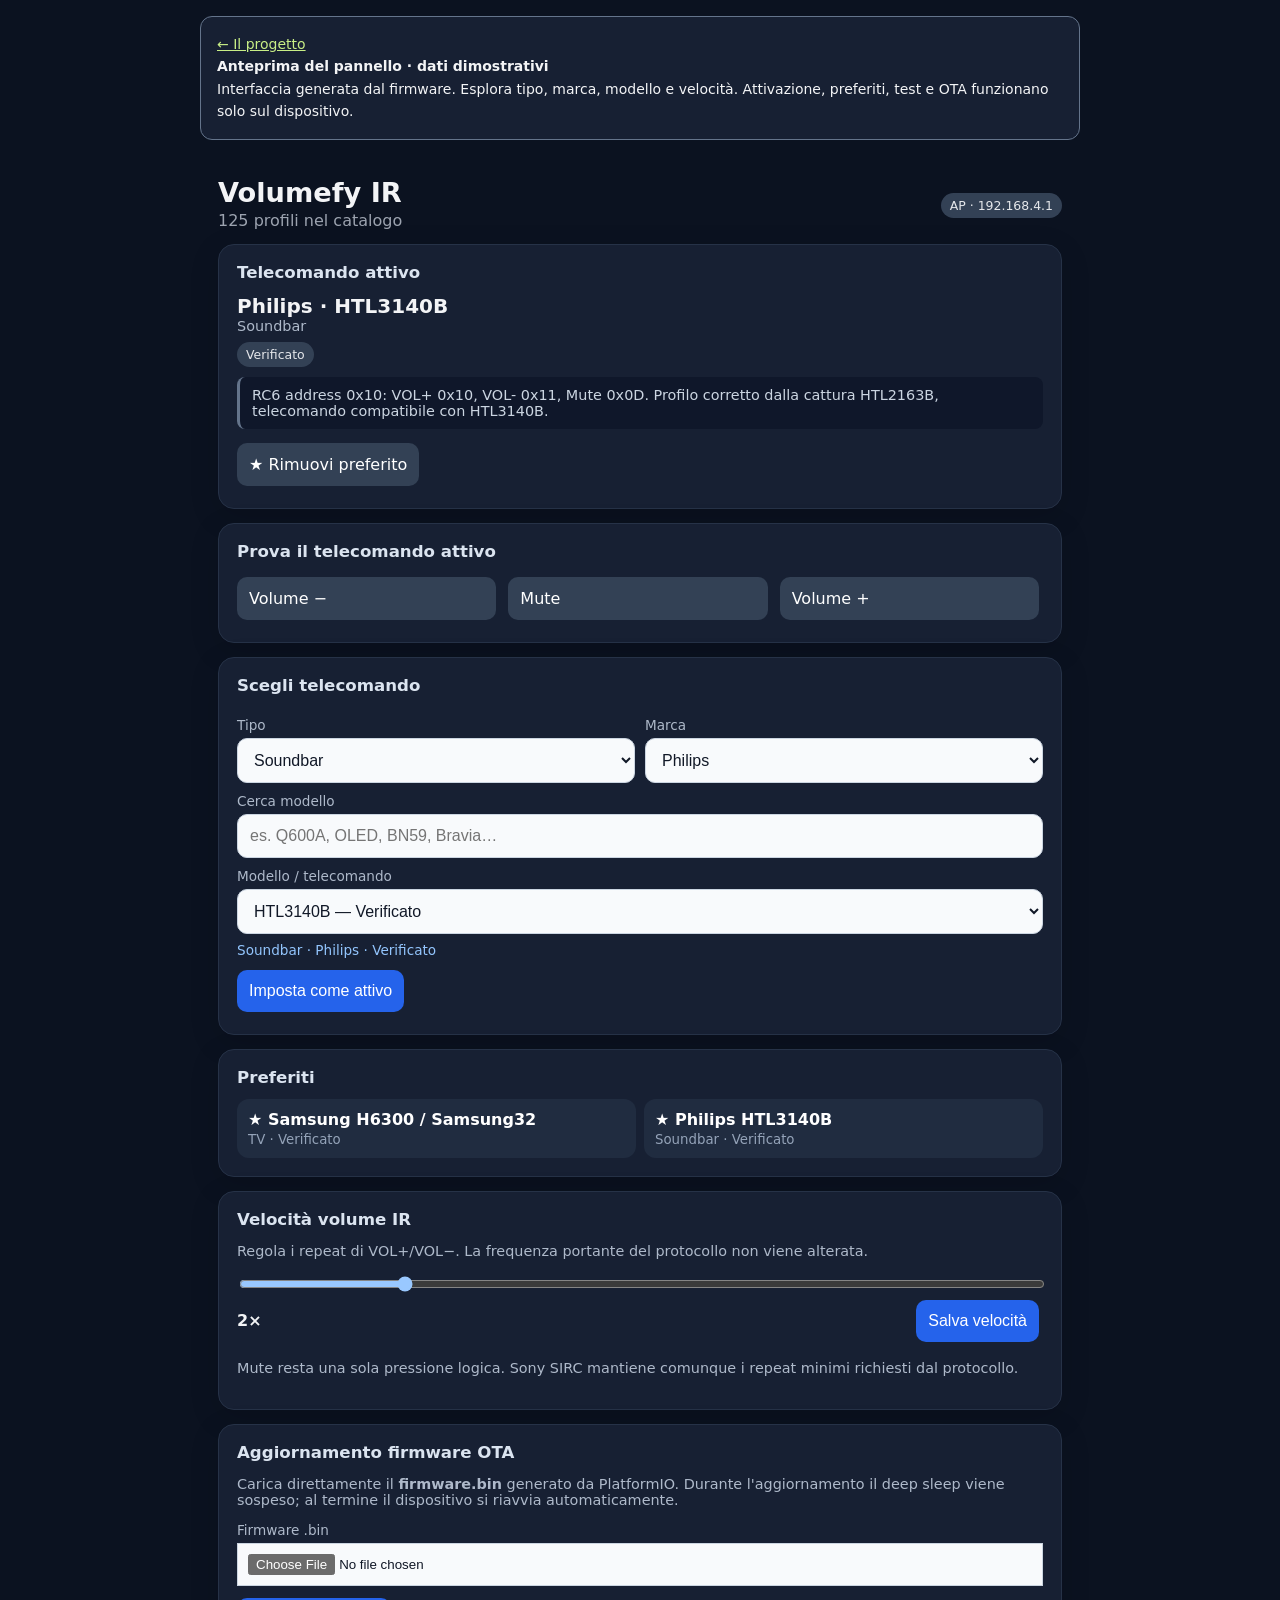
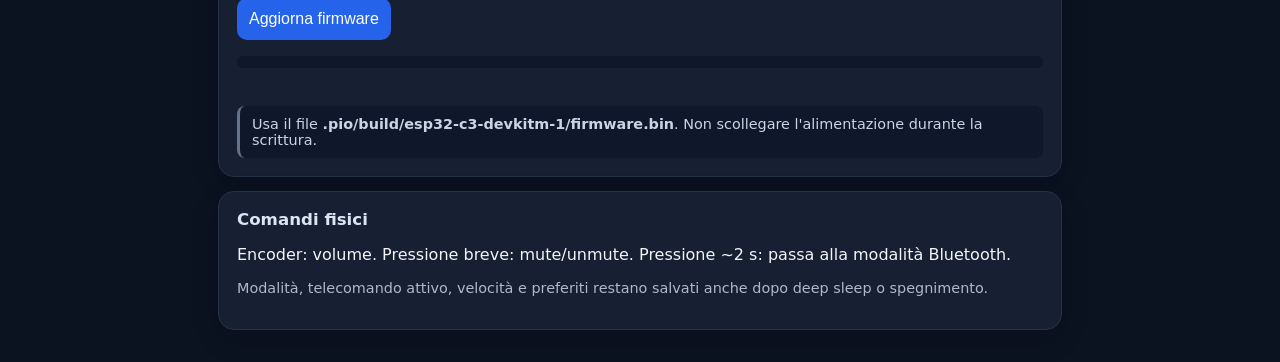
<file: docs/panel.html>
<!doctype html><html lang='it'><head><meta charset='utf-8'><meta name='viewport' content='width=device-width,initial-scale=1'><title>Volumefy IR — anteprima del pannello</title><style>:root{color-scheme:dark}*{box-sizing:border-box}body{font-family:system-ui,-apple-system,sans-serif;margin:0;background:#0b1220;color:#f3f4f6}main{max-width:880px;margin:auto;padding:18px}.top{display:flex;justify-content:space-between;align-items:center;gap:12px;flex-wrap:wrap}.card{background:#172033;border:1px solid #263247;border-radius:16px;padding:18px;margin:14px 0;box-shadow:0 8px 30px #0002}h1{font-size:1.7rem;margin:.2rem 0}h2{font-size:1.04rem;margin:0 0 12px;color:#dbe4f0}.count{color:#9ca3af}label{display:block;color:#aeb9ca;font-size:.85rem;margin:10px 0 5px}select,input[type=search],button,.btn{border:0;border-radius:10px;padding:12px;font-size:1rem}select,input[type=search],input[type=file]{width:100%;background:#f8fafc;color:#111827;border:1px solid #cbd5e1}input[type=range]{width:100%}input[type=file]{padding:10px}.progress{height:12px;background:#0f172a;border-radius:999px;overflow:hidden;margin-top:12px}.progress>div{height:100%;width:0;background:#2563eb;transition:width .15s}.otaMsg{min-height:1.4em;margin-top:8px;color:#cbd5e1;font-size:.9rem}button,.btn{display:inline-block;background:#2563eb;color:#fff;text-decoration:none;cursor:pointer;margin:4px 4px 4px 0}.secondary{background:#334155}.danger{background:#7f1d1d}.remote{font-size:1.25rem;font-weight:700}.sub{color:#aeb9ca;font-size:.9rem}.badge{display:inline-block;padding:5px 9px;border-radius:999px;background:#334155;color:#e5e7eb;font-size:.78rem;margin-top:8px}.grid2{display:grid;grid-template-columns:1fr 1fr;gap:10px}.grid3{display:grid;grid-template-columns:repeat(3,1fr);gap:8px}.favgrid{display:grid;grid-template-columns:repeat(auto-fit,minmax(210px,1fr));gap:8px}.fav{background:#202c40;border-radius:12px;padding:11px}.fav a{text-decoration:none;color:white}.fav small{display:block;color:#94a3b8;margin-top:3px}.note{background:#0f172a;border-left:3px solid #64748b;padding:10px 12px;border-radius:8px;color:#cbd5e1;font-size:.9rem;margin-top:10px}.status{font-size:.85rem;color:#93c5fd;margin-top:8px}.empty{color:#94a3b8}.row{display:flex;gap:8px;align-items:center;flex-wrap:wrap}@media(max-width:620px){.grid2,.grid3{grid-template-columns:1fr}main{padding:12px}.card{padding:15px}}</style></head><body><script>
function demoNotice(){document.getElementById('demo-message').textContent='Anteprima: questa azione richiede il dispositivo Volumefy. Nessun comando è stato inviato.';}
document.addEventListener('submit',e=>{e.preventDefault();e.stopImmediatePropagation();demoNotice();},true);
document.addEventListener('click',e=>{const a=e.target.closest('a');if(a&&a.getAttribute('href').startsWith('/')){e.preventDefault();demoNotice();}},true);
</script><aside style="max-width:880px;margin:16px auto;padding:16px;border:1px solid #64748b;border-radius:12px;background:#172033;color:#f3f4f6;font:14px/1.6 system-ui"><a href="index.html#pannello" style="color:#c8ee86">← Il progetto</a><strong style="display:block">Anteprima del pannello · dati dimostrativi</strong>Interfaccia generata dal firmware. Esplora tipo, marca, modello e velocità. Attivazione, preferiti, test e OTA funzionano solo sul dispositivo.<div id="demo-message" role="status" aria-live="polite"></div></aside><main><div class='top'><div><h1>Volumefy IR</h1><div class='count'>125 profili nel catalogo</div></div><span class='badge'>AP · 192.168.4.1</span></div><div class='card'><h2>Telecomando attivo</h2><div class='remote'>Philips · HTL3140B</div><div class='sub'>Soundbar</div><span class='badge'>Verificato</span><div class='note'>RC6 address 0x10: VOL+ 0x10, VOL- 0x11, Mute 0x0D. Profilo corretto dalla cattura HTL2163B, telecomando compatibile con HTL3140B.</div><div class='row' style='margin-top:10px'><a class='btn secondary' href='/favorite?id=123'>★ Rimuovi preferito</a></div></div><div class='card'><h2>Prova il telecomando attivo</h2><div class='grid3'><a class='btn secondary' href='/test?action=down'>Volume −</a><a class='btn secondary' href='/test?action=mute'>Mute</a><a class='btn secondary' href='/test?action=up'>Volume +</a></div></div><div class='card'><h2>Scegli telecomando</h2><div class='grid2'><div><label for='type'>Tipo</label><select id='type'></select></div><div><label for='brand'>Marca</label><select id='brand'></select></div></div><label for='search'>Cerca modello</label><input id='search' type='search' placeholder='es. Q600A, OLED, BN59, Bravia…' autocomplete='off'><form action='/activate' method='get'><label for='model'>Modello / telecomando</label><select id='model' name='id'></select><div id='modelInfo' class='status'></div><button type='submit' style='margin-top:12px'>Imposta come attivo</button></form></div><div class='card'><h2>Preferiti</h2><div class='favgrid'><div class='fav'><a href='/activate?id=0'><strong>★ Samsung H6300 / Samsung32</strong><small>TV · Verificato</small></a></div><div class='fav'><a href='/activate?id=123'><strong>★ Philips HTL3140B</strong><small>Soundbar · Verificato</small></a></div></div></div><div class='card'><h2>Velocità volume IR</h2><p class='sub'>Regola i repeat di VOL+/VOL−. La frequenza portante del protocollo non viene alterata.</p><form action='/irspeed' method='get'><input id='speed' type='range' name='value' min='1' max='6' step='1' value='2' oninput='document.getElementById(&quot;speedValue&quot;).textContent=this.value+&quot;×&quot;'><div class='row' style='justify-content:space-between'><strong id='speedValue'>2×</strong><button type='submit'>Salva velocità</button></div></form><p class='sub'>Mute resta una sola pressione logica. Sony SIRC mantiene comunque i repeat minimi richiesti dal protocollo.</p></div><div class='card'><h2>Aggiornamento firmware OTA</h2><p class='sub'>Carica direttamente il <strong>firmware.bin</strong> generato da PlatformIO. Durante l'aggiornamento il deep sleep viene sospeso; al termine il dispositivo si riavvia automaticamente.</p><form id='otaForm' enctype='multipart/form-data'><label for='otaFile'>Firmware .bin</label><input id='otaFile' name='update' type='file' accept='.bin,application/octet-stream' required><button id='otaButton' type='submit' style='margin-top:12px'>Aggiorna firmware</button></form><div class='progress'><div id='otaBar'></div></div><div id='otaMsg' class='otaMsg'></div><div class='note'>Usa il file <strong>.pio/build/esp32-c3-devkitm-1/firmware.bin</strong>. Non scollegare l'alimentazione durante la scrittura.</div></div><div class='card'><h2>Comandi fisici</h2><p>Encoder: volume. Pressione breve: mute/unmute. Pressione ~2 s: passa alla modalità Bluetooth.</p><p class='sub'>Modalità, telecomando attivo, velocità e preferiti restano salvati anche dopo deep sleep o spegnimento.</p></div><script>const active=123;const C=[{id:0,t:"TV",b:"Samsung",m:"H6300 / Samsung32",s:"Verificato"},{id:1,t:"TV",b:"LG",m:"MKJ39170828",s:"Verificato"},{id:2,t:"Audio",b:"Yamaha",m:"RX-V375",s:"Verificato"},{id:3,t:"Audio",b:"Logitech",m:"Z906",s:"Verificato"},{id:4,t:"Soundbar",b:"Dutch Originals",m:"Sound Bar",s:"Verificato"},{id:5,t:"Audio",b:"Elac",m:"EA101EQ-G",s:"Verificato"},{id:6,t:"Audio",b:"Philips",m:"FW750C",s:"Verificato"},{id:7,t:"TV",b:"Samsung",m:"AA59-00443A",s:"Famiglia compatibile"},{id:8,t:"TV",b:"Samsung",m:"AA59-00484A",s:"Famiglia compatibile"},{id:9,t:"TV",b:"Samsung",m:"AA59-00580A",s:"Famiglia compatibile"},{id:10,t:"TV",b:"Samsung",m:"AA59-00602A",s:"Famiglia compatibile"},{id:11,t:"TV",b:"Samsung",m:"AA59-00714A",s:"Famiglia compatibile"},{id:12,t:"TV",b:"Samsung",m:"AA59-00741A",s:"Famiglia compatibile"},{id:13,t:"TV",b:"Samsung",m:"AA59-00786A",s:"Famiglia compatibile"},{id:14,t:"TV",b:"Samsung",m:"BN59-00511A",s:"Famiglia compatibile"},{id:15,t:"TV",b:"Samsung",m:"BN59-01081A",s:"Famiglia compatibile"},{id:16,t:"TV",b:"Samsung",m:"BN59-01175N",s:"Famiglia compatibile"},{id:17,t:"TV",b:"Samsung",m:"BN59-01178W",s:"Famiglia compatibile"},{id:18,t:"TV",b:"Samsung",m:"BN59-01179A",s:"Famiglia compatibile"},{id:19,t:"TV",b:"Samsung",m:"BN59-01180A",s:"Famiglia compatibile"},{id:20,t:"TV",b:"Samsung",m:"BN59-01198R",s:"Famiglia compatibile"},{id:21,t:"TV",b:"Samsung",m:"BN59-01247A",s:"Famiglia compatibile"},{id:22,t:"TV",b:"Samsung",m:"BN59-01301A",s:"Famiglia compatibile"},{id:23,t:"TV",b:"Samsung",m:"BN59-01303A",s:"Famiglia compatibile"},{id:24,t:"TV",b:"Samsung",m:"BN59-01315B",s:"Famiglia compatibile"},{id:25,t:"TV",b:"Samsung",m:"BN59-01315J",s:"Famiglia compatibile"},{id:26,t:"TV",b:"Samsung",m:"BN59-01330C",s:"Famiglia compatibile"},{id:27,t:"TV",b:"Samsung",m:"BN59-01358C",s:"Famiglia compatibile"},{id:28,t:"TV",b:"Samsung",m:"BN59-01385C",s:"Famiglia compatibile"},{id:29,t:"TV",b:"Samsung",m:"BN59-01388",s:"Famiglia compatibile"},{id:30,t:"TV",b:"Samsung",m:"BN59-01391A",s:"Famiglia compatibile"},{id:31,t:"TV",b:"Samsung",m:"UE32F4000",s:"Famiglia compatibile"},{id:32,t:"TV",b:"Samsung",m:"UE48JU6490U",s:"Famiglia compatibile"},{id:33,t:"TV",b:"Samsung",m:"UE75TU7125K",s:"Famiglia compatibile"},{id:34,t:"TV",b:"Samsung",m:"UN32EH5000F",s:"Famiglia compatibile"},{id:35,t:"TV",b:"Samsung",m:"UN40C5000QFXZA",s:"Famiglia compatibile"},{id:36,t:"TV",b:"Samsung",m:"UN60JU6500",s:"Famiglia compatibile"},{id:37,t:"TV",b:"Samsung",m:"QN43Q60AAF",s:"Famiglia compatibile"},{id:38,t:"TV",b:"Samsung",m:"QM55RA",s:"Famiglia compatibile"},{id:39,t:"TV",b:"Samsung",m:"P2770HD",s:"Famiglia compatibile"},{id:40,t:"TV",b:"Samsung",m:"LN46C650L1F",s:"Famiglia compatibile"},{id:41,t:"TV",b:"LG",m:"24LJ4840",s:"Famiglia compatibile"},{id:42,t:"TV",b:"LG",m:"27GR95QE",s:"Famiglia compatibile"},{id:43,t:"TV",b:"LG",m:"32LF650V",s:"Famiglia compatibile"},{id:44,t:"TV",b:"LG",m:"32LN5406",s:"Famiglia compatibile"},{id:45,t:"TV",b:"LG",m:"32LW4500",s:"Famiglia compatibile"},{id:46,t:"TV",b:"LG",m:"37LN5403",s:"Famiglia compatibile"},{id:47,t:"TV",b:"LG",m:"43NANO779PA",s:"Famiglia compatibile"},{id:48,t:"TV",b:"LG",m:"48LV340H",s:"Famiglia compatibile"},{id:49,t:"TV",b:"LG",m:"55LB870V-ZA",s:"Famiglia compatibile"},{id:50,t:"TV",b:"LG",m:"55UN7300AUD",s:"Famiglia compatibile"},{id:51,t:"TV",b:"LG",m:"75UJ6470",s:"Famiglia compatibile"},{id:52,t:"TV",b:"LG",m:"AKB33871403",s:"Famiglia compatibile"},{id:53,t:"TV",b:"LG",m:"AKB69680401",s:"Famiglia compatibile"},{id:54,t:"TV",b:"LG",m:"AKB72913118",s:"Famiglia compatibile"},{id:55,t:"TV",b:"LG",m:"AKB72914048",s:"Famiglia compatibile"},{id:56,t:"TV",b:"LG",m:"AKB72915206",s:"Famiglia compatibile"},{id:57,t:"TV",b:"LG",m:"AKB73275675",s:"Famiglia compatibile"},{id:58,t:"TV",b:"LG",m:"AKB74915305",s:"Famiglia compatibile"},{id:59,t:"TV",b:"LG",m:"AKB75095307",s:"Famiglia compatibile"},{id:60,t:"TV",b:"LG",m:"AKB75375608",s:"Famiglia compatibile"},{id:61,t:"TV",b:"LG",m:"AKB75675311",s:"Famiglia compatibile"},{id:62,t:"TV",b:"LG",m:"AKB75855501",s:"Famiglia compatibile"},{id:63,t:"TV",b:"LG",m:"AKB76043102",s:"Famiglia compatibile"},{id:64,t:"TV",b:"LG",m:"OLED C1",s:"Famiglia compatibile"},{id:65,t:"TV",b:"LG",m:"OLED C3 / OLED48C37LA",s:"Famiglia compatibile"},{id:66,t:"TV",b:"LG",m:"OLED65C8PUA",s:"Famiglia compatibile"},{id:67,t:"TV",b:"Sony",m:"Bravia",s:"Famiglia compatibile"},{id:68,t:"TV",b:"Sony",m:"Bravia KD-55XF80xx",s:"Famiglia compatibile"},{id:69,t:"TV",b:"Sony",m:"Bravia 49XF80xx",s:"Famiglia compatibile"},{id:70,t:"TV",b:"Sony",m:"Bravia 43XF80xx",s:"Famiglia compatibile"},{id:71,t:"TV",b:"Sony",m:"Bravia KDL-46W905A",s:"Famiglia compatibile"},{id:72,t:"TV",b:"Sony",m:"FW-75BZ40H",s:"Famiglia compatibile"},{id:73,t:"TV",b:"Sony",m:"KD-55X80CK",s:"Famiglia compatibile"},{id:74,t:"TV",b:"Sony",m:"KDL-55HX850",s:"Famiglia compatibile"},{id:75,t:"TV",b:"Sony",m:"RM-GD014",s:"Famiglia compatibile"},{id:76,t:"TV",b:"Sony",m:"RM-YD017",s:"Famiglia compatibile"},{id:77,t:"TV",b:"Sony",m:"RM-YD018",s:"Famiglia compatibile"},{id:78,t:"TV",b:"Sony",m:"RM-YD028",s:"Famiglia compatibile"},{id:79,t:"TV",b:"Sony",m:"RM-YD092",s:"Famiglia compatibile"},{id:80,t:"TV",b:"Sony",m:"RMEA002",s:"Famiglia compatibile"},{id:81,t:"TV",b:"Sony",m:"RMF-TX500U",s:"Famiglia compatibile"},{id:82,t:"TV",b:"Sony",m:"RMT-TX100D",s:"Famiglia compatibile"},{id:83,t:"TV",b:"Sony",m:"RMT-TX200U",s:"Famiglia compatibile"},{id:84,t:"TV",b:"Sony",m:"RM-ED016",s:"Famiglia compatibile"},{id:85,t:"TV",b:"Sony",m:"RM-ED045",s:"Famiglia compatibile"},{id:86,t:"TV",b:"Sony",m:"XBR RMT-TX200U",s:"Famiglia compatibile"},{id:87,t:"TV",b:"Philips",m:"14GX8510",s:"Famiglia compatibile"},{id:88,t:"TV",b:"Philips",m:"14PT136B00",s:"Famiglia compatibile"},{id:89,t:"TV",b:"Philips",m:"22IT TV Monitor",s:"Famiglia compatibile"},{id:90,t:"TV",b:"Philips",m:"32PFL4208T",s:"Famiglia compatibile"},{id:91,t:"TV",b:"Philips",m:"32PFL7403S",s:"Famiglia compatibile"},{id:92,t:"TV",b:"Philips",m:"32PFL7962D12",s:"Famiglia compatibile"},{id:93,t:"TV",b:"Philips",m:"40HFL3010T12",s:"Famiglia compatibile"},{id:94,t:"TV",b:"Philips",m:"40PFL6533-F7D",s:"Famiglia compatibile"},{id:95,t:"TV",b:"Philips",m:"436M6VBPAB",s:"Famiglia compatibile"},{id:96,t:"TV",b:"Philips",m:"50PUT6103-79",s:"Famiglia compatibile"},{id:97,t:"TV",b:"Philips",m:"5766 Series",s:"Famiglia compatibile"},{id:98,t:"TV",b:"Philips",m:"48OLED806",s:"Famiglia compatibile"},{id:99,t:"TV",b:"Philips",m:"7000LED / 42PFL7695H",s:"Famiglia compatibile"},{id:100,t:"TV",b:"Philips",m:"7956 Series",s:"Famiglia compatibile"},{id:101,t:"TV",b:"Philips",m:"XXPFL9955H",s:"Famiglia compatibile"},{id:102,t:"TV",b:"Philips",m:"TV Universal",s:"Famiglia compatibile"},{id:103,t:"TV",b:"TCL",m:"40S615",s:"Verificato"},{id:104,t:"TV",b:"TCL",m:"65C635K",s:"Verificato"},{id:105,t:"TV",b:"Xiaomi",m:"Mi TV 4A 43",s:"Community"},{id:106,t:"Soundbar",b:"Samsung",m:"HW-T400",s:"TV Remote mode"},{id:107,t:"Soundbar",b:"Samsung",m:"HW-Q600A",s:"TV Remote mode"},{id:108,t:"Soundbar",b:"Samsung",m:"HW-F550 / HW-F551",s:"Famiglia compatibile"},{id:109,t:"Soundbar",b:"Samsung",m:"HW-FM45",s:"Famiglia compatibile"},{id:110,t:"Soundbar",b:"Samsung",m:"AH59-02547B family",s:"Famiglia compatibile"},{id:111,t:"Soundbar",b:"Samsung",m:"AH59-02692P family",s:"Famiglia compatibile"},{id:112,t:"Soundbar",b:"Samsung",m:"AH59-02758A family",s:"Famiglia compatibile"},{id:113,t:"Soundbar",b:"Samsung",m:"AH59-02767C family",s:"Famiglia compatibile"},{id:114,t:"Soundbar",b:"Samsung",m:"AH59-002692H family",s:"Famiglia compatibile"},{id:115,t:"Soundbar",b:"Samsung",m:"Q600A",s:"TV Remote mode"},{id:116,t:"Soundbar",b:"Philips",m:"HTL2060 / 94",s:"Da provare"},{id:117,t:"Soundbar",b:"Philips",m:"HTL1510B",s:"Da provare"},{id:118,t:"Soundbar",b:"Philips",m:"HTL1520B",s:"Da provare"},{id:119,t:"Soundbar",b:"Philips",m:"TAB5706",s:"Da provare"},{id:120,t:"Soundbar",b:"Philips",m:"5000 Series",s:"Da provare"},{id:121,t:"Soundbar",b:"Philips",m:"HTL2160",s:"Da provare"},{id:122,t:"Soundbar",b:"Philips",m:"HTL2150",s:"Da provare"},{id:123,t:"Soundbar",b:"Philips",m:"HTL3140B",s:"Verificato"},{id:124,t:"Soundbar",b:"Philips",m:"HTL2163B/12",s:"Verificato"}];const T=document.getElementById('type'),B=document.getElementById('brand'),M=document.getElementById('model'),Q=document.getElementById('search'),I=document.getElementById('modelInfo');const uniq=a=>[...new Set(a)].sort((x,y)=>x.localeCompare(y,'it',{numeric:true}));function fill(sel,a){sel.innerHTML=a.map(x=>`<option value="${x}">${x}</option>`).join('')}function models(keep){let q=Q.value.trim().toLowerCase();let a=C.filter(x=>x.t===T.value&&x.b===B.value&&(!q||x.m.toLowerCase().includes(q)));M.innerHTML=a.map(x=>`<option value="${x.id}">${x.m} — ${x.s}</option>`).join('');if(keep&&a.some(x=>x.id===active))M.value=active;info();}function brands(keep){let a=uniq(C.filter(x=>x.t===T.value).map(x=>x.b));fill(B,a);let ac=C.find(x=>x.id===active);if(keep&&ac&&a.includes(ac.b))B.value=ac.b;models(keep);}function info(){let x=C.find(x=>String(x.id)===M.value);I.textContent=x?`${x.t} · ${x.b} · ${x.s}`:'Nessun modello con questo filtro';}let ac=C.find(x=>x.id===active)||C[0];fill(T,uniq(C.map(x=>x.t)));T.value=ac.t;brands(true);M.value=active;info();T.onchange=()=>{Q.value='';brands(false)};B.onchange=()=>{Q.value='';models(false)};Q.oninput=()=>models(false);M.onchange=info;const OF=document.getElementById('otaForm'),OB=document.getElementById('otaButton'),OM=document.getElementById('otaMsg'),OP=document.getElementById('otaBar');OF.addEventListener('submit',e=>{e.preventDefault();const f=document.getElementById('otaFile').files[0];if(!f)return;OB.disabled=true;OM.textContent='Caricamento firmware…';OP.style.width='0%';const x=new XMLHttpRequest();x.open('POST','/update',true);x.upload.onprogress=p=>{if(p.lengthComputable){const n=Math.round(p.loaded*100/p.total);OP.style.width=n+'%';OM.textContent='Caricamento '+n+'%';}};x.onload=()=>{if(x.status===200){OP.style.width='100%';OM.textContent='Aggiornamento completato. Riavvio in corso…';}else{OB.disabled=false;OM.textContent='Errore OTA: '+x.responseText;}};x.onerror=()=>{OB.disabled=false;OM.textContent='Connessione interrotta durante l’aggiornamento.';};const d=new FormData();d.append('update',f,f.name);x.send(d);});</script></main></body></html>
</file>
